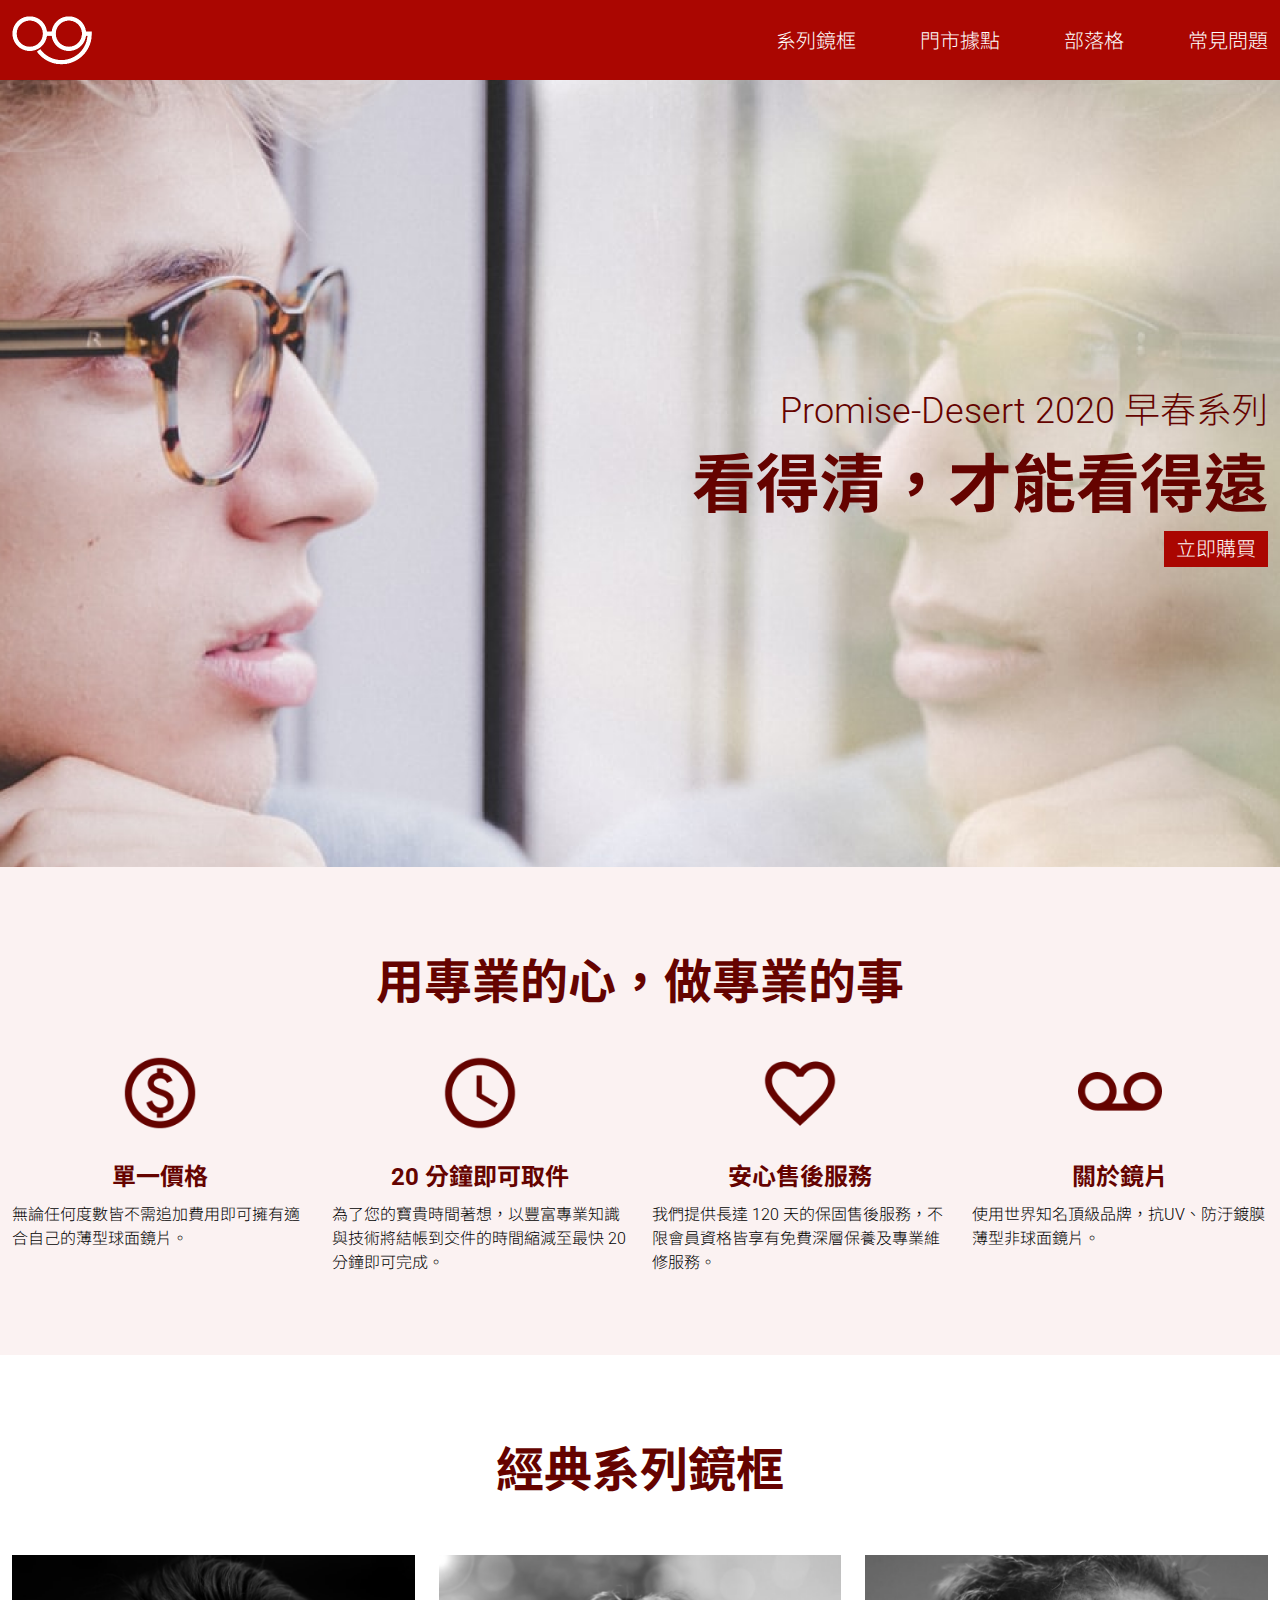
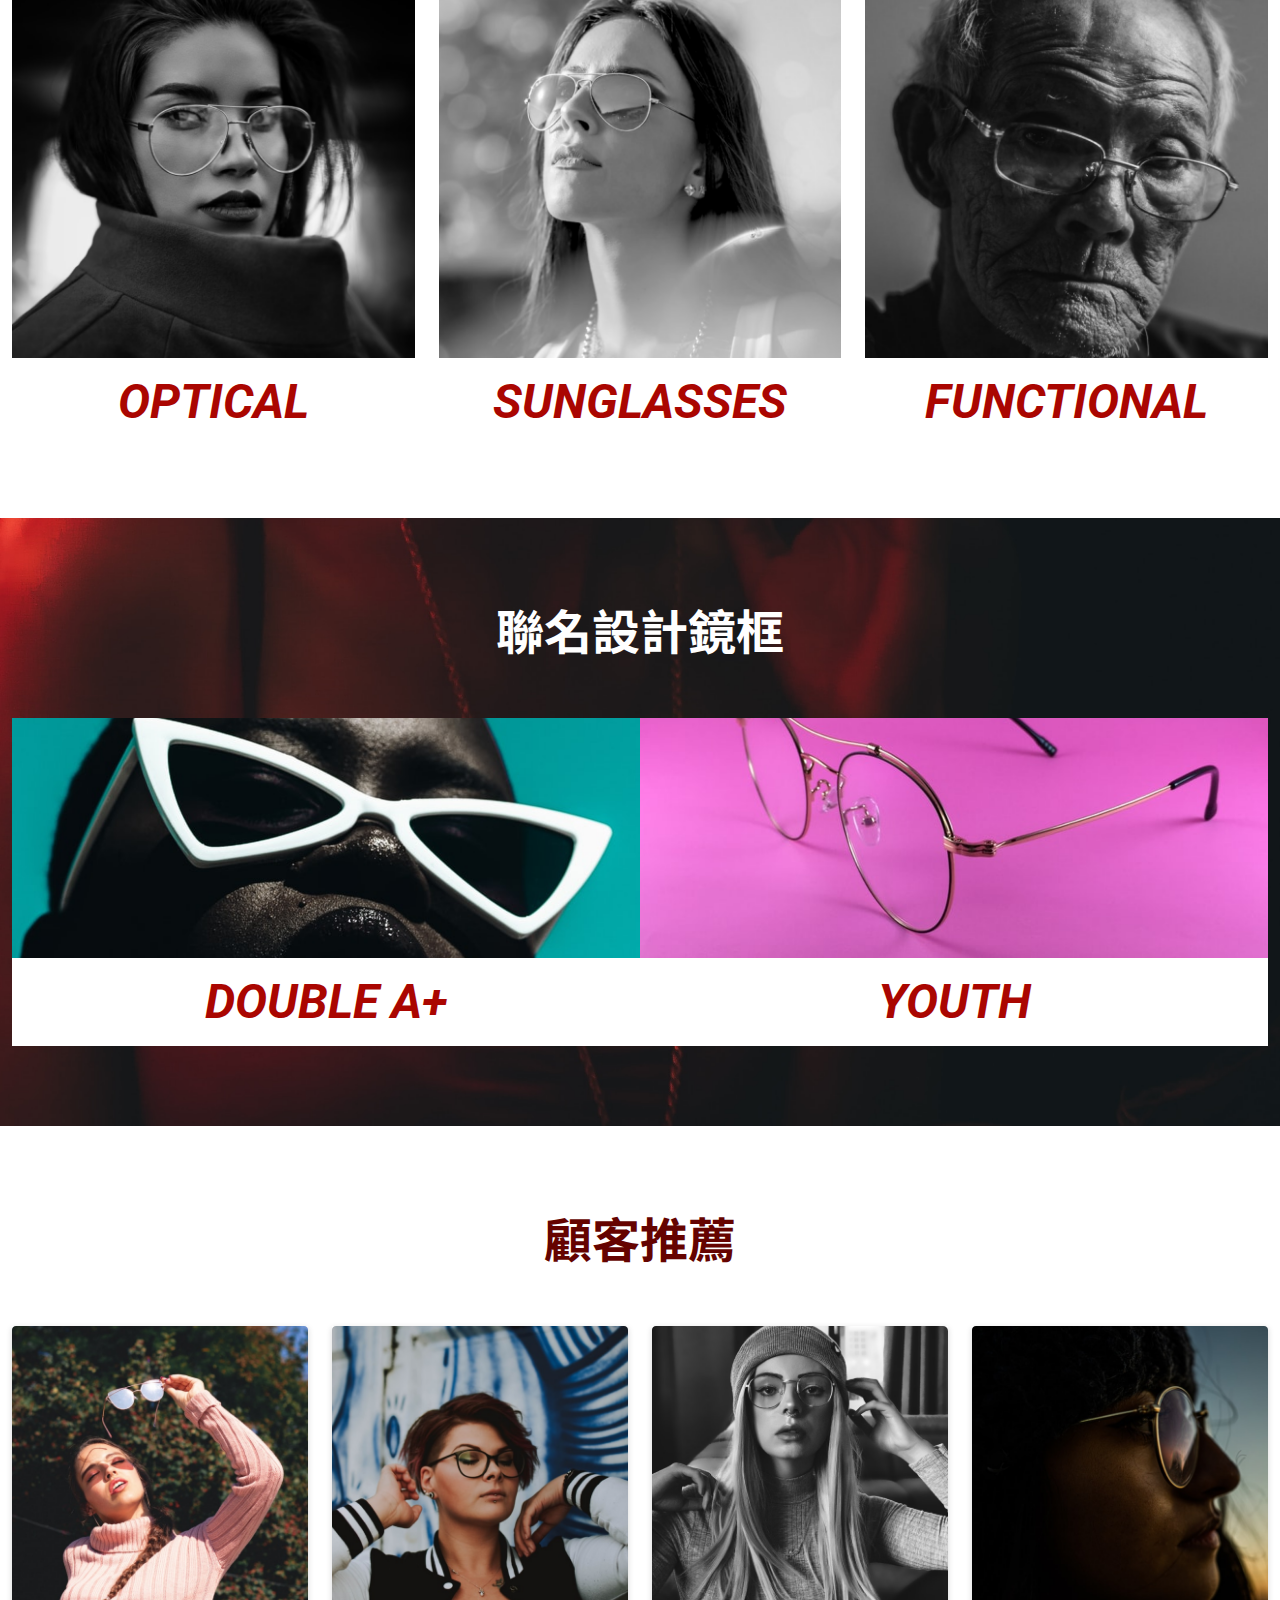
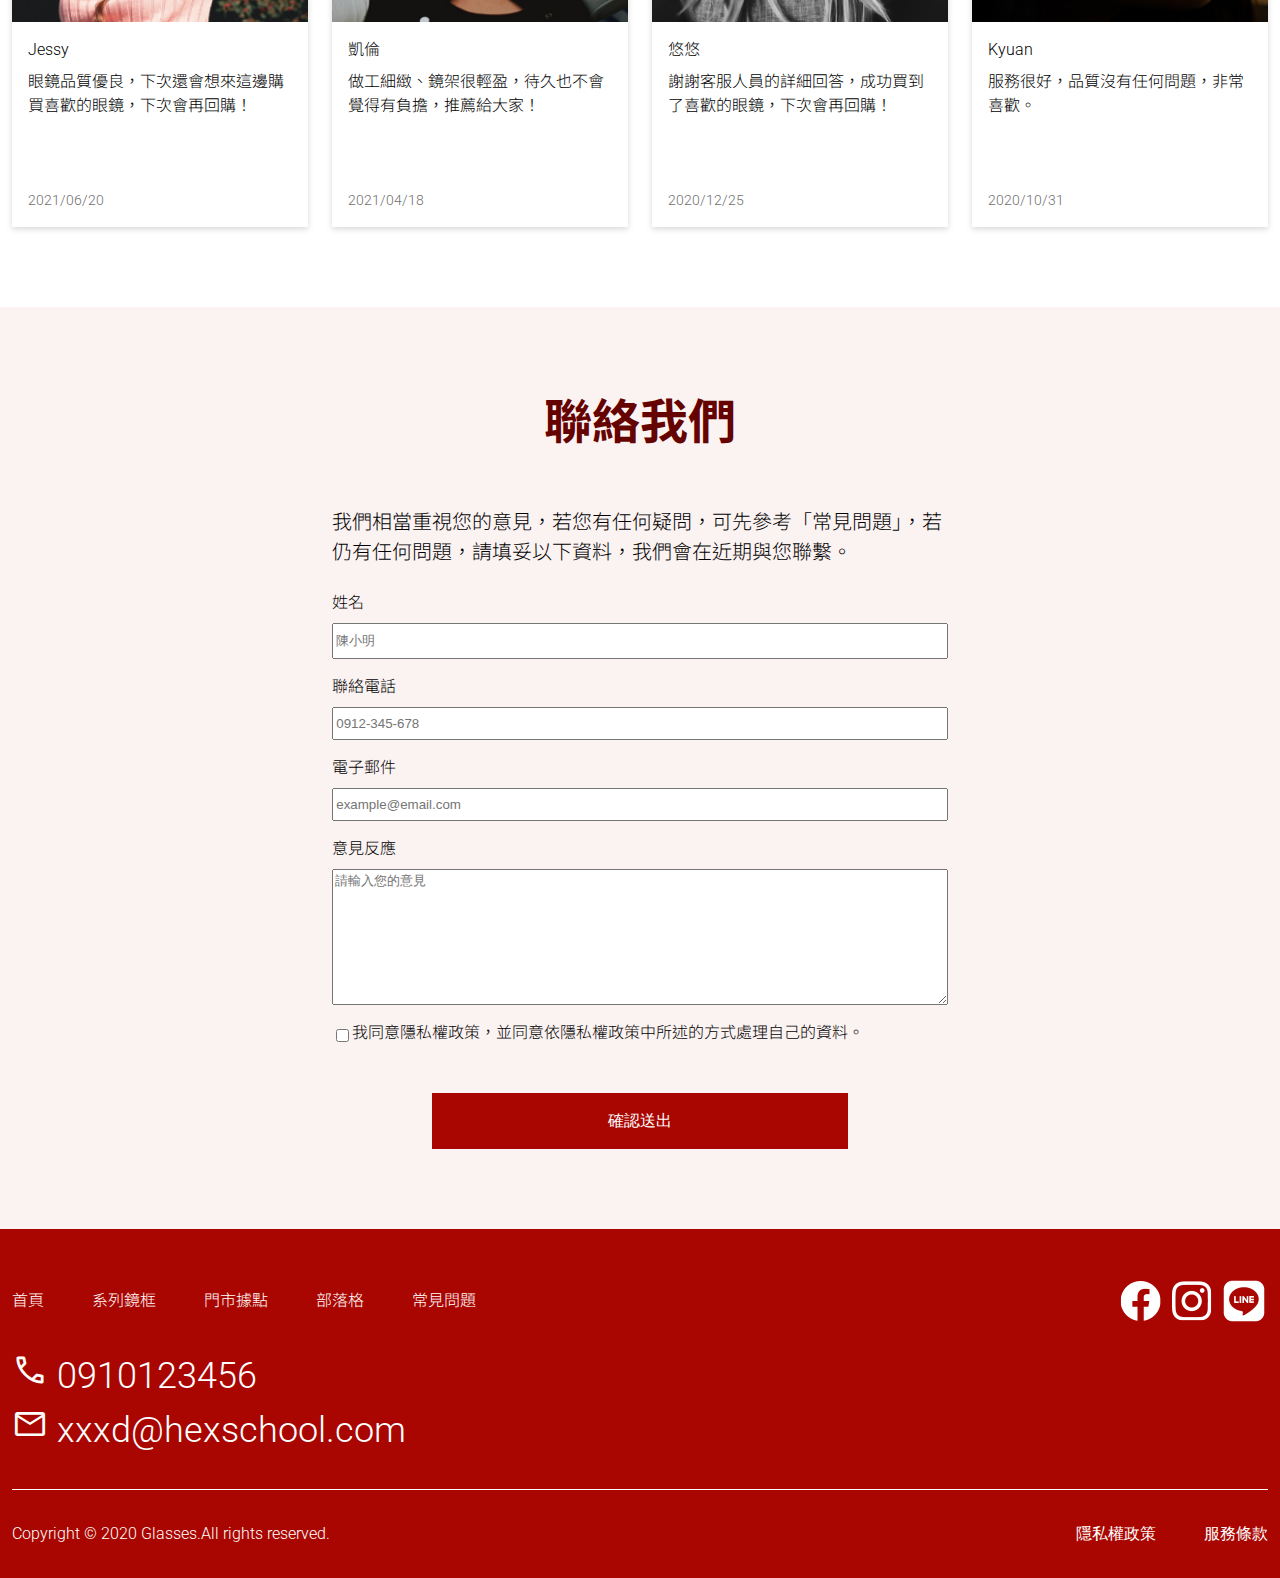
<file: index.html>
<!DOCTYPE html>
<html lang="en">

<head>
  <meta charset="UTF-8">
  <meta name="viewport" content="width=device-width, initial-scale=1.0">
  <meta http-equiv="X-UA-Compatible" content="ie=edge">
  <title>HomePage</title>
  <link href="./assets/style/index.css" rel="stylesheet" type="text/css">
    <link href="https://fonts.googleapis.com/css2?family=Noto+Sans+TC:wght@100;300;500;700&family=Roboto:wght@100;300;500;700&display=swap" rel="stylesheet">
    <link rel="stylesheet" href="https://fonts.googleapis.com/css2?family=Material+Symbols+Outlined:opsz,wght,FILL,GRAD@48,400,0,0" />
    <link rel="stylesheet" href="https://fonts.googleapis.com/css2?family=Material+Symbols+Outlined:opsz,wght,FILL,GRAD@48,400,0,0" />
    <link href='https://cdnjs.cloudflare.com/ajax/libs/font-awesome/5.15.1/css/all.min.css' rel="stylesheet" />
    <script type="text/javascript">
        window.onload = () =>{     
            var icon = document.getElementsByClassName('ham-icon')[0]
            var menu = document.getElementsByClassName('dropdown')[0]
            icon.onclick = (e)=>{
                e.preventDefault()
                console.log("@")
                menu.classList.toggle('active')
            }  
        }
    </script>
</head>

<body>
  <header>
    <div class="background">
        <div class="container header">
            <div class="logo">
                <a href="#">眼鏡公司</a>
            </div>
            <ul class="navbar h5">
                <li><a href="#series">系列鏡框</a></li>
                <li><a href="#location">門市據點</a></li>
                <li><a href="#blog">部落格</a></li>
                <li><a href="#issue">常見問題</a></li>
            </ul>
            <div class="toggle-dropdown">
                <a href="#" class="ham-icon">
                    <i class="fas fa-bars fa-2x"></i>
                  </a>
                  <ul class="dropdown h5">
                    <li><a href="#">系列鏡框</a></li>
                    <li><a href="#">門市據點</a></li>
                    <li><a href="#">部落格</a></li>
                    <li><a href="#">常見問題</a></li>
                  </ul>
            </div>
        </div>
    </div>
  </header>

       <div class="brand-banner">
        <div class="container intro">
            <h2 class="h3 main-title-color">Promise-Desert 2020 早春系列</h2>
            <h1 class="h1 main-title-color">看得清，才能看得遠</h1>
            <a href="#"><span class="h5">立即購買</span></a>
        </div>
    </div>
    <div class="background2">
        <div class="container service">
                <h2 class="h2 main-title-color title">用專業的心，做專業的事</h2>
            <ul class="item-category">
            <li class="item">
                <img src="./assets/images/home-section2-1.png" alt="service-1">
                <h4 class="h4 main-title-color ">單一價格</h4>
                <p class="h6">無論任何度數皆不需追加費用即可擁有適合自己的薄型球面鏡片。</p>
            </li>
            <li class="item">
                <img src="./assets/images/home-section2-2.png" alt="service-2">
                <h4 class="h4 main-title-color">20 分鐘即可取件</h4>
                <p class="h6">為了您的寶貴時間著想，以豐富專業知識與技術將結帳到交件的時間縮減至最快 20 分鐘即可完成。</p>
            </li>
            <li class="item">
                <img src="./assets/images/home-section2-3.png" alt="service-3">
                <h4 class="h4 main-title-color">安心售後服務</h4>
                <p class="h6">我們提供長達 120 天的保固售後服務，不限會員資格皆享有免費深層保養及專業維修服務。</p>
            </li>
            <li class="item">
                <img src="./assets/images/home-sectioin2-4.png" alt="service-4">
                <h4 class="h4 main-title-color">關於鏡片</h4>
                <p class="h6">使用世界知名頂級品牌，抗UV、防汙鍍膜薄型非球面鏡片。</p>
            </li>
            </ul>
        </div>
    </div>
    <div class="series-section">
        <div class="container">
                <h2 class="h2 main-title-color title">經典系列鏡框</h2>
            <ul class="series">
                <li class="series-item">
                    <img src="./assets/images/home-section3-1.png" alt="brand-category-1">
                    <h2 class="h2 sub-title-color italic">OPTICAL</h2>
                </li>
                <li class="series-item">
                    <img src="./assets/images/home-section3-2.png" alt="brand-category-2">
                    <h2 class="h2 sub-title-color italic">SUNGLASSES</h2>
                </li>
                <li class="series-item">
                    <img src="./assets/images/home-section3-3.png" alt="brand-category-3">
                    <h2 class="h2 sub-title-color italic">FUNCTIONAL</h2>
                </li>
            </ul>
        </div>
    </div>
    <div class="design">
        <div class="container design-brand">
                <h2 class="h2 title">聯名設計鏡框</h2>
            <ul class="design-area">
                <li class="design-item">
                    <div class="series-product-1"></div>
                    <p class="text h2 sub-title-color italic">DOUBLE A+</p>
                </li>
                <li class="design-item">
                    <div class="series-product-2"></div>
                    <p class="text h2 sub-title-color italic">YOUTH</p>
                </li>
            </ul>
            </div>
        </div>
    </div>
    <div class="feedback-section">
        <div class="container">
                <h2 class="h2 main-title-color title">顧客推薦</h2>
            <div class="feedback h6">
                <div class="feedback-item">
                    <img src="./assets/images/home-section5-1.png" alt="">
                    <div class="text-area">
                        
                            <h6 >Jessy</h6>
                            <p >眼鏡品質優良，下次還會想來這邊購買喜歡的眼鏡，下次會再回購！</p>
                        
                        <div class="date"><time>2021/06/20</time></div>
                    </div>
                </div> 
                <div class="feedback-item">
                    <img src="./assets/images/home-section5-2.png" alt="">
                    <div class="text-area">
                        
                        <h6 >凱倫</h6>
                            <p >做工細緻、鏡架很輕盈，待久也不會覺得有負擔，推薦給大家！</p>
                        
                        <div class="date"><time>2021/04/18</time></div>
                    </div>
                </div> 
                <div class="feedback-item">
                    <img src="./assets/images/home-section5-3.png" alt="">
                    <div class="text-area">
                        
                        <h6>悠悠</h6>
                            <p >謝謝客服人員的詳細回答，成功買到了喜歡的眼鏡，下次會再回購！</p>
                        
                        <div class="date"><time>2020/12/25</time></div>
                    </div>
                </div> 
                <div class="feedback-item">
                    <img src="./assets/images/home-section5-4.png" alt="">
                    <div class="text-area">
                        
                        <h6>Kyuan</h6>
                            <p >服務很好，品質沒有任何問題，非常喜歡。</p>
                        
                        <div class="date"><time>2020/10/31</time></div>
                    </div>
                </div> 
            </div>
        </div>
    </div>
    <div class="background2">
        <div class="container contact-us flex-center-center">
            <div class="content">
                <h2 class="h2 main-title-color title">聯絡我們</h2>
            <p class="h5">我們相當重視您的意見，若您有任何疑問，可先參考「常見問題」，若仍有任何問題，請填妥以下資料，我們會在近期與您聯繫。</p>
            <div class="form-control h6">
                <label for="name" >姓名</label>
                <input id="name" type="text" placeholder="陳小明">
                <label for="tel" >聯絡電話</label>
                <input id="tel" type="text" placeholder="0912-345-678">
                <label for="email" >電子郵件</label>
                <input id="email" type="text" placeholder="example@email.com">
                <label for="opinon">意見反應</label>
                <textarea id="opinon" placeholder="請輸入您的意見"></textarea>
                <!-- //todo : 檢查checkbox 與 字對不齊的問題  -->
                <div class="checked-box">
                    <input type="checkbox" />
                    我同意隱私權政策，並同意依隱私權政策中所述的方式處理自己的資料。
                </div>
                 <button>確認送出</button>
            </div>
            </div>
        </div>
    </div>



  <footer>
    <div class="background">
        <div class="container footer">
            <div class="layout">
                <div class="title">
                <ul class="h6">
                    <li><a href="#page">首頁</a></li>
                    <li><a href="#series">系列鏡框</a></li>
                    <li><a href="#location">門市據點</a></li>
                    <li><a href="#blog">部落格</a></li>
                    <li><a href="#issue">常見問題</a></li>
                </ul>
                <div class="icon">
                    <a href="social-fb"><img src="./assets/images/ic-social-fb.png" alt=""></a>
                    <a href="social-ig"><img src="./assets/images/ic_social_ig.png" alt=""></a>
                    <a href="social-line"><img src="./assets/images/ic_social_line.png" alt=""></a>
                </div>
            </div>
            <div class="contact">
                <ul class="h3">
                    <li >
                        <span class="material-symbols-outlined icon-size">
                            call
                        </span>
                        <a href="tel:+886-910123456">0910123456</a></li>
                    <li >
                        <span class="material-symbols-outlined icon-size">
                            mail
                        </span>
                        <a href="mailto:xxxd@hexschool.com">xxxd@hexschool.com</a>
                    </li>
                </ul>
            </div>
            </div>
            <div class="info">
                <h4 class="h6">Copyright © 2020 Glasses.All rights reserved.</h4>
                <ul>
                    <li>隱私權政策</li>
                    <li>服務條款</li>
                </ul>
            </div>
        </div>
    </div>
  </footer>
  <!-- <script src="./assets/js/vendors.js"></script>
  <script src="./assets/js/all.js"></script> -->
</body>

</html>
</file>
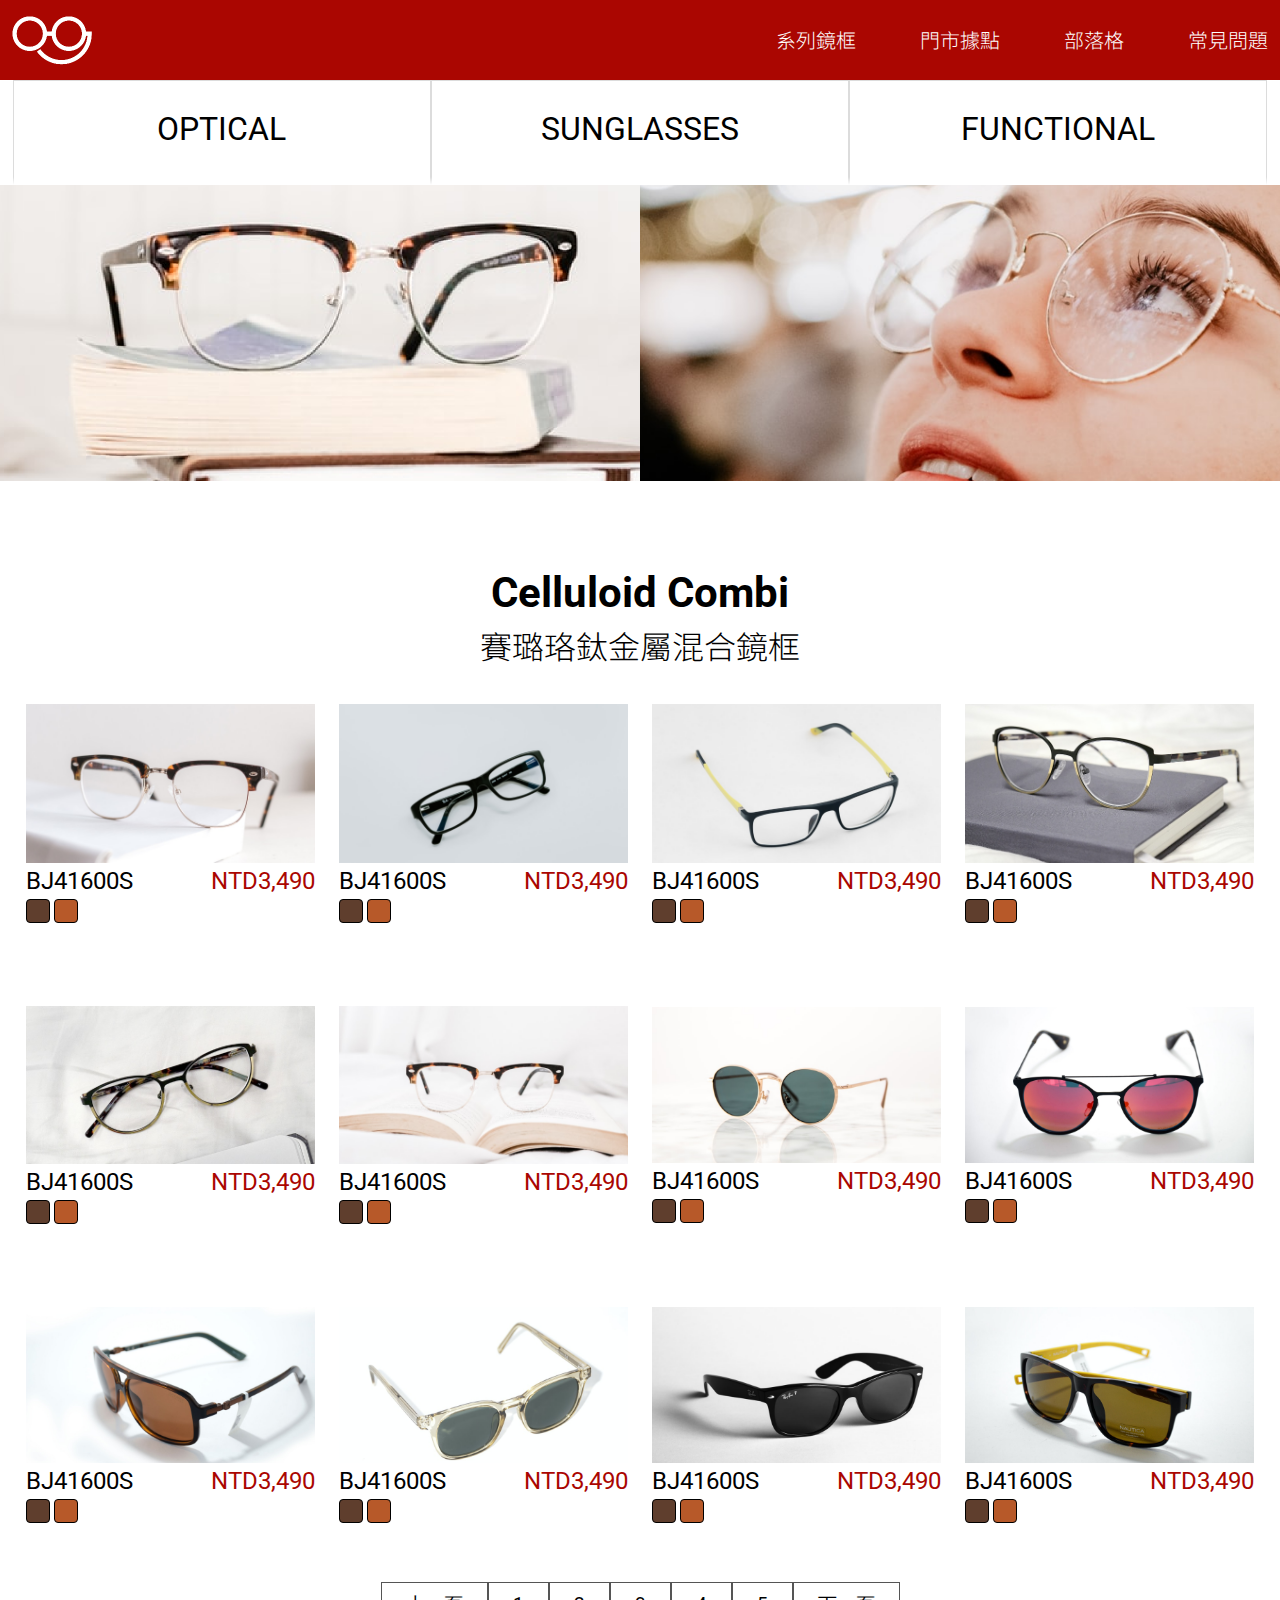
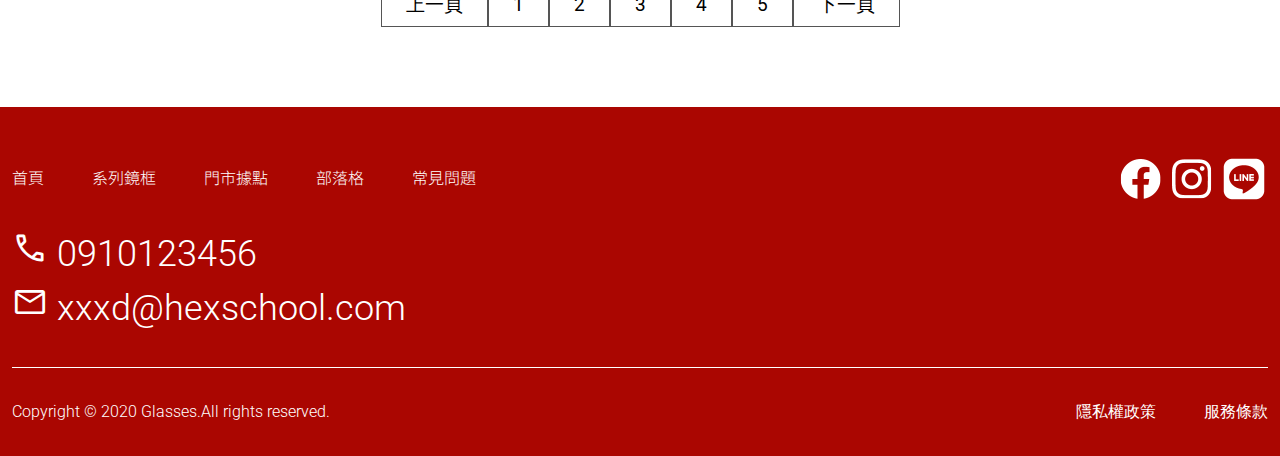
<file: product.html>
<!DOCTYPE html>
<html lang="en">

<head>
  <meta charset="UTF-8">
  <meta name="viewport" content="width=device-width, initial-scale=1.0">
  <meta http-equiv="X-UA-Compatible" content="ie=edge">
  <title>Product</title>
  <link href="./assets/style/index.css" rel="stylesheet" type="text/css">
    <link href="https://fonts.googleapis.com/css2?family=Noto+Sans+TC:wght@100;300;500;700&family=Roboto:wght@100;300;500;700&display=swap" rel="stylesheet">
    <link rel="stylesheet" href="https://fonts.googleapis.com/css2?family=Material+Symbols+Outlined:opsz,wght,FILL,GRAD@48,400,0,0" />
    <link rel="stylesheet" href="https://fonts.googleapis.com/css2?family=Material+Symbols+Outlined:opsz,wght,FILL,GRAD@48,400,0,0" />
    <link href='https://cdnjs.cloudflare.com/ajax/libs/font-awesome/5.15.1/css/all.min.css' rel="stylesheet" />
    <script type="text/javascript">
        window.onload = () =>{     
            var icon = document.getElementsByClassName('ham-icon')[0]
            var menu = document.getElementsByClassName('dropdown')[0]
            icon.onclick = (e)=>{
                e.preventDefault()
                console.log("@")
                menu.classList.toggle('active')
            }  
        }
    </script>
</head>

<body>
  <header>
    <div class="background">
        <div class="container header">
            <div class="logo">
                <a href="#">眼鏡公司</a>
            </div>
            <ul class="navbar h5">
                <li><a href="#series">系列鏡框</a></li>
                <li><a href="#location">門市據點</a></li>
                <li><a href="#blog">部落格</a></li>
                <li><a href="#issue">常見問題</a></li>
            </ul>
            <div class="toggle-dropdown">
                <a href="#" class="ham-icon">
                    <i class="fas fa-bars fa-2x"></i>
                  </a>
                  <ul class="dropdown h5">
                    <li><a href="#">系列鏡框</a></li>
                    <li><a href="#">門市據點</a></li>
                    <li><a href="#">部落格</a></li>
                    <li><a href="#">常見問題</a></li>
                  </ul>
            </div>
        </div>
    </div>
  </header>

  
    <div class="nav">
        <div class="container product-tab">
            <div class="tab-item"><a href="#">OPTICAL</a></div>
            <div class="tab-item"><a href="#">SUNGLASSES</a></div>
            <div class="tab-item"><a href="#">FUNCTIONAL</a></div>
        </div>
    </div>
    <div class="example">
        <div class="logo-1"></div>
        <div class="logo-2"></div>
    </div>
    <div class="display-product">
        <div class="title">
            <h1 class="h1">Celluloid Combi</h1>
            <h2 class="h2">賽璐珞鈦金屬混合鏡框</h2>
        </div>
        <ul class="container display-area">
            <li class="display-item">
                <img src="./assets/images/product-1.png" alt="product">
                <div class="detail">
                    <h3 class="product-number">BJ41600S</h3>
                    <p class="product-price">NTD3,490</p>
                </div>
                <div class="color-pick">
                    <div class="color-1"></div>
                    <div class="color-2"></div>
                </div>
            </li>
            <li class="display-item">
                <img src="./assets/images/product-2.png" alt="product">
                <div class="detail">
                    <h3 class="product-number">BJ41600S</h3>
                    <p class="product-price">NTD3,490</p>
                </div>
                <div class="color-pick">
                    <div class="color-1"></div>
                    <div class="color-2"></div>
                </div>
            </li>
            <li class="display-item">
                <img src="./assets/images/product-3.png" alt="product">
                <div class="detail">
                    <h3 class="product-number">BJ41600S</h3>
                    <p class="product-price">NTD3,490</p>
                </div>
                <div class="color-pick">
                    <div class="color-1"></div>
                    <div class="color-2"></div>
                </div>
            </li>
            <li class="display-item">
                <img src="./assets/images/product-4.png" alt="product">
                <div class="detail">
                    <h3 class="product-number">BJ41600S</h3>
                    <p class="product-price">NTD3,490</p>
                </div>
                <div class="color-pick">
                    <div class="color-1"></div>
                    <div class="color-2"></div>
                </div>
            </li>
            <li class="display-item">
                <img src="./assets/images/product-5.png" alt="product">
                <div class="detail">
                    <h3 class="product-number">BJ41600S</h3>
                    <p class="product-price">NTD3,490</p>
                </div>
                <div class="color-pick">
                    <div class="color-1"></div>
                    <div class="color-2"></div>
                </div>
            </li>
            <li class="display-item">
                <img src="./assets/images/product-6.png" alt="product">
                <div class="detail">
                    <h3 class="product-number">BJ41600S</h3>
                    <p class="product-price">NTD3,490</p>
                </div>
                <div class="color-pick">
                    <div class="color-1"></div>
                    <div class="color-2"></div>
                </div>
            </li>
            <li class="display-item">
                <img src="./assets/images/product-7.png" alt="product">
                <div class="detail">
                    <h3 class="product-number">BJ41600S</h3>
                    <p class="product-price">NTD3,490</p>
                </div>
                <div class="color-pick">
                    <div class="color-1"></div>
                    <div class="color-2"></div>
                </div>
            </li>
            <li class="display-item">
                <img src="./assets/images/product-8.png" alt="product">
                <div class="detail">
                    <h3 class="product-number">BJ41600S</h3>
                    <p class="product-price">NTD3,490</p>
                </div>
                <div class="color-pick">
                    <div class="color-1"></div>
                    <div class="color-2"></div>
                </div>
            </li>
            <li class="display-item">
                <img src="./assets/images/product-9.png" alt="product">
                <div class="detail">
                    <h3 class="product-number">BJ41600S</h3>
                    <p class="product-price">NTD3,490</p>
                </div>
                <div class="color-pick">
                    <div class="color-1"></div>
                    <div class="color-2"></div>
                </div>
            </li>
            <li class="display-item">
                <img src="./assets/images/product-10.png" alt="product">
                <div class="detail">
                    <h3 class="product-number">BJ41600S</h3>
                    <p class="product-price">NTD3,490</p>
                </div>
                <div class="color-pick">
                    <div class="color-1"></div>
                    <div class="color-2"></div>
                </div>
            </li>
            <li class="display-item">
                <img src="./assets/images/product-11.png" alt="product">
                <div class="detail">
                    <div class="product-number">BJ41600S</div>
                    <div class="product-price">NTD3,490</div>
                </div>
                <div class="color-pick">
                    <div class="color-1"></div>
                    <div class="color-2"></div>
                </div>
            </li>
            <li class="display-item">
                <img src="./assets/images/product-12.png" alt="product">
                <div class="detail">
                    <h3 class="product-number">BJ41600S</h3>
                    <p class="product-price">NTD3,490</p>
                </div>
                <div class="color-pick">
                    <div class="color-1"></div>
                    <div class="color-2"></div>
                </div>
            </li>
        </ul>
        <div class="container pagination">
            <ul>
                <li><a href="#">上一頁</a></li>
                <li><a href="#">1</a></li>
                <li><a href="#">2</a></li>
                <li><a href="#">3</a></li>
                <li><a href="#">4</a></li>
                <li><a href="#">5</a></li>
                <li><a href="#">下一頁</a></li>
            </ul>
        </div>
    </div>
    

  <footer>
    <div class="background">
        <div class="container footer">
            <div class="layout">
                <div class="title">
                <ul class="h6">
                    <li><a href="#page">首頁</a></li>
                    <li><a href="#series">系列鏡框</a></li>
                    <li><a href="#location">門市據點</a></li>
                    <li><a href="#blog">部落格</a></li>
                    <li><a href="#issue">常見問題</a></li>
                </ul>
                <div class="icon">
                    <a href="social-fb"><img src="./assets/images/ic-social-fb.png" alt=""></a>
                    <a href="social-ig"><img src="./assets/images/ic_social_ig.png" alt=""></a>
                    <a href="social-line"><img src="./assets/images/ic_social_line.png" alt=""></a>
                </div>
            </div>
            <div class="contact">
                <ul class="h3">
                    <li >
                        <span class="material-symbols-outlined icon-size">
                            call
                        </span>
                        <a href="tel:+886-910123456">0910123456</a></li>
                    <li >
                        <span class="material-symbols-outlined icon-size">
                            mail
                        </span>
                        <a href="mailto:xxxd@hexschool.com">xxxd@hexschool.com</a>
                    </li>
                </ul>
            </div>
            </div>
            <div class="info">
                <h4 class="h6">Copyright © 2020 Glasses.All rights reserved.</h4>
                <ul>
                    <li>隱私權政策</li>
                    <li>服務條款</li>
                </ul>
            </div>
        </div>
    </div>
  </footer>
  <!-- <script src="./assets/js/vendors.js"></script>
  <script src="./assets/js/all.js"></script> -->
</body>

</html>
</file>
<file: assets/style/index.css>
html, body, div, span, applet, object, iframe,
h1, h2, h3, h4, h5, h6, p, blockquote, pre,
a, abbr, acronym, address, big, cite, code,
del, dfn, em, img, ins, kbd, q, s, samp,
small, strike, strong, sub, sup, tt, var,
b, u, i, center,
dl, dt, dd, ol, ul, li,
fieldset, form, label, legend,
table, caption, tbody, tfoot, thead, tr, th, td,
article, aside, canvas, details, embed,
figure, figcaption, footer, header, hgroup,
menu, nav, output, ruby, section, summary,
time, mark, audio, video {
  margin: 0;
  padding: 0;
  border: 0;
  font-size: 100%;
  font: inherit;
  vertical-align: baseline; }

/* HTML5 display-role reset for older browsers */
article, aside, details, figcaption, figure,
footer, header, hgroup, menu, nav, section {
  display: block; }

body {
  line-height: 1; }

ol, ul {
  list-style: none; }

blockquote, q {
  quotes: none; }

blockquote:before, blockquote:after,
q:before, q:after {
  content: '';
  content: none; }

table {
  border-collapse: collapse;
  border-spacing: 0; }

*, *::before, *::after {
  -webkit-box-sizing: border-box;
          box-sizing: border-box; }

body {
  font-family: -apple-system, BlinkMacSystemFont, "Segoe UI", "Microsoft JhengHei", Roboto, "Helvetica Neue", Arial, sans-serif; }

img {
  max-width: 100%;
  height: auto;
  vertical-align: middle; }

a {
  text-decoration: none; }

.h1 {
  font-size: 64px;
  line-height: 96px;
  font-weight: bold;
  font-family: 'Roboto', 'Noto Sans TC'; }

.h2 {
  font-size: 48px;
  line-height: 72px;
  font-family: 'Roboto', 'Noto Sans TC';
  font-weight: bold; }

.h3 {
  font-size: 36px;
  line-height: 54px;
  font-family: 'Roboto', 'Noto Sans TC';
  font-weight: 300; }

.h4 {
  font-size: 24px;
  line-height: 36px;
  font-family: 'Roboto', 'Noto Sans TC';
  font-weight: bold; }

.h5 {
  font-size: 20px;
  line-height: 30px;
  font-family: 'Roboto', 'Noto Sans TC';
  font-weight: 300; }

.h6 {
  font-size: 16px;
  line-height: 24px;
  font-family: 'Roboto', 'Noto Sans TC';
  font-weight: 300; }

.hr-line {
  border-top: 1px solid #000; }

.ml {
  margin-left: 10px; }

.mr {
  margin-right: 6px; }

.mt4 {
  margin-top: 4px; }

.mt8 {
  margin-top: 8px; }

.mt12 {
  margin-top: 12px; }

.mt15 {
  margin-top: 15px; }

.mt20 {
  margin-top: 20px; }

.mt28 {
  margin-top: 28px; }

.mt68 {
  margin-top: 68px; }

.mt144 {
  margin-top: 144px; }

.mt-2 {
  margin-top: 16px; }

.mt-5 {
  margin-top: 40px; }

.mt-6 {
  margin-top: 48px; }

.mt-7 {
  margin-top: 56px; }

.ml-0 {
  margin-left: 8px; }

.ml-3 {
  margin-left: 24px; }

.mb-3 {
  margin-bottom: 24px; }

.mb-4 {
  margin-bottom: 32px; }

.mb-5 {
  margin-bottom: 40px; }

.mb-7 {
  margin-bottom: 56px; }

.mb-9 {
  margin-bottom: 72px; }

.mb-10 {
  margin-bottom: 80px; }

.pt-1 {
  padding-top: 8px; }

.pt-3 {
  padding-top: 24px; }

.pt-10 {
  padding-top: 80px; }

.pb-4 {
  padding-bottom: 32px; }

.pb-5 {
  padding-bottom: 40px; }

.pb-6 {
  padding-bottom: 48px; }

.flex-center-center {
  display: -webkit-box;
  display: -ms-flexbox;
  display: flex;
  -webkit-box-pack: center;
      -ms-flex-pack: center;
          justify-content: center;
  -webkit-box-align: center;
      -ms-flex-align: center;
          align-items: center; }

.background {
  background-color: #AA0601;
  display: -webkit-box;
  display: -ms-flexbox;
  display: flex;
  -webkit-box-pack: center;
      -ms-flex-pack: center;
          justify-content: center;
  -webkit-box-align: center;
      -ms-flex-align: center;
          align-items: center; }

.background2 {
  background-color: #FBF2F2;
  display: -webkit-box;
  display: -ms-flexbox;
  display: flex;
  -webkit-box-pack: center;
      -ms-flex-pack: center;
          justify-content: center;
  -webkit-box-align: center;
      -ms-flex-align: center;
          align-items: center; }

.container {
  max-width: 1320px;
  padding-left: 12px;
  padding-right: 12px; }

.header {
  width: 100%;
  padding-top: 16px;
  padding-bottom: 15px;
  display: -webkit-box;
  display: -ms-flexbox;
  display: flex;
  -webkit-box-pack: justify;
      -ms-flex-pack: justify;
          justify-content: space-between;
  color: #fff; }
  .header .navbar {
    display: -webkit-box;
    display: -ms-flexbox;
    display: flex;
    -webkit-box-align: center;
        -ms-flex-align: center;
            align-items: center; }
    .header .navbar li:not(:first-child) {
      margin-left: 64px; }
  .header .logo {
    background-image: url("../images/logo-new@2x.png");
    background-position: center center;
    background-repeat: no-repeat;
    background-size: cover;
    width: 80px;
    height: 49px; }
    .header .logo a {
      padding-top: 15px;
      padding-bottom: 15px;
      display: block;
      text-indent: 101%;
      white-space: nowrap;
      overflow: hidden; }
  .header a {
    color: white; }
  .header a:hover {
    color: #f24; }
  .header .toggle-dropdown {
    display: none; }

.footer {
  color: white;
  width: 100%; }
  .footer .title {
    display: -webkit-box;
    display: -ms-flexbox;
    display: flex;
    -webkit-box-align: center;
        -ms-flex-align: center;
            align-items: center;
    -webkit-box-pack: justify;
        -ms-flex-pack: justify;
            justify-content: space-between;
    padding-top: 48px; }
    .footer .title ul {
      display: -webkit-box;
      display: -ms-flexbox;
      display: flex; }
    .footer .title ul li:not(:first-child) {
      margin-left: 48px; }
    .footer .title img {
      width: 48px;
      height: 48px; }
      .footer .title img:hover {
        background-color: #f24; }
    .footer .title img:not(:first-child) {
      margin-left: 32px; }
  .footer .contact {
    padding-top: 24px;
    padding-bottom: 32px; }
  .footer .layout {
    border-bottom: 1px solid #fff; }
  .footer .info {
    display: -webkit-box;
    display: -ms-flexbox;
    display: flex;
    -webkit-box-pack: justify;
        -ms-flex-pack: justify;
            justify-content: space-between;
    -webkit-box-align: center;
        -ms-flex-align: center;
            align-items: center;
    padding-top: 32px;
    padding-bottom: 32px; }
    .footer .info ul {
      display: -webkit-box;
      display: -ms-flexbox;
      display: flex; }
    .footer .info ul li:not(:first-child) {
      margin-left: 48px; }
  .footer a {
    color: white; }
  .footer a:hover {
    color: #f24; }

@media (max-width: 992px) {
  .container {
    max-width: 720px; }
  .footer .title img:not(:first-child) {
    margin-left: 16px; }
  .footer .title img {
    width: 24px;
    height: 24px; } }

@media (max-width: 768px) {
  .icon-size {
    font-size: 18px !important; }
  .container {
    max-width: 372px; }
  .header {
    padding-top: 0px;
    padding-bottom: 0px;
    display: -webkit-box;
    display: -ms-flexbox;
    display: flex;
    -webkit-box-align: center;
        -ms-flex-align: center;
            align-items: center;
    position: relative; }
    .header .logo {
      margin-bottom: 15px;
      margin-top: 16px; }
    .header .navbar {
      display: none; }
      .header .navbar li:not(:first-child) {
        margin-left: 0px; }
    .header .toggle-dropdown {
      display: block;
      position: relative;
      width: 70%;
      text-align: right; }
  .footer .title {
    padding-top: 24px; }
    .footer .title ul {
      display: none; }
  .footer .h3 {
    font-size: 16px;
    line-height: 24px; }
  .footer .info {
    display: block;
    width: 100%; }
    .footer .info ul {
      display: block; }
    .footer .info ul li:not(:first-child) {
      margin-left: 0px; }
  .footer .layout {
    width: 100%;
    display: -webkit-box;
    display: -ms-flexbox;
    display: flex;
    -webkit-box-orient: horizontal;
    -webkit-box-direction: reverse;
        -ms-flex-direction: row-reverse;
            flex-direction: row-reverse;
    -webkit-box-pack: justify;
        -ms-flex-pack: justify;
            justify-content: space-between;
    -webkit-box-align: start;
        -ms-flex-align: start;
            align-items: flex-start; } }

.brand-banner {
  background-image: url("../../assets/images/home-header.png");
  height: 787px;
  background-repeat: no-repeat;
  background-position: center center;
  background-size: cover;
  display: -webkit-box;
  display: -ms-flexbox;
  display: flex;
  -webkit-box-pack: center;
      -ms-flex-pack: center;
          justify-content: center;
  -webkit-box-align: center;
      -ms-flex-align: center;
          align-items: center; }

.main-title-color {
  color: #650300; }

.sub-title-color {
  color: #AA0601; }

.intro {
  width: 100%;
  text-align: right; }
  .intro span {
    color: #fff;
    background-color: #AA0601;
    padding: 6px 12px; }

.title {
  text-align: center; }

.italic {
  font-style: italic; }

.service {
  width: 100%;
  padding-bottom: 80px; }
  .service img {
    height: 84px;
    width: 84px; }
  .service .title {
    padding-bottom: 32px;
    padding-top: 80px; }
  .service .item-category {
    display: -webkit-box;
    display: -ms-flexbox;
    display: flex;
    -webkit-box-pack: justify;
        -ms-flex-pack: justify;
            justify-content: space-between;
    -webkit-box-align: stretch;
        -ms-flex-align: stretch;
            align-items: stretch;
    gap: 24px; }
  .service .item {
    width: 25%;
    display: -webkit-box;
    display: -ms-flexbox;
    display: flex;
    -webkit-box-orient: vertical;
    -webkit-box-direction: normal;
        -ms-flex-direction: column;
            flex-direction: column;
    -webkit-box-align: center;
        -ms-flex-align: center;
            align-items: center; }
  .service .h4 {
    padding-top: 24px; }
  .service .h6 {
    padding-top: 8px; }

.series-section {
  display: -webkit-box;
  display: -ms-flexbox;
  display: flex;
  -webkit-box-pack: center;
      -ms-flex-pack: center;
          justify-content: center;
  -webkit-box-align: center;
      -ms-flex-align: center;
          align-items: center; }
  .series-section .title {
    margin-bottom: 48px;
    margin-top: 80px; }

.series {
  width: 100%;
  display: -webkit-box;
  display: -ms-flexbox;
  display: flex;
  -webkit-box-pack: justify;
      -ms-flex-pack: justify;
          justify-content: space-between;
  -webkit-box-align: center;
      -ms-flex-align: center;
          align-items: center;
  gap: 24px;
  margin-bottom: 80px; }
  .series .series-item {
    width: 32.5%;
    text-align: center; }
  .series .h2 {
    margin-top: 8px; }

.design {
  background-image: url("../../assets/images/index-bg.png");
  background-repeat: no-repeat;
  background-position: center center;
  background-size: cover;
  display: -webkit-box;
  display: -ms-flexbox;
  display: flex;
  -webkit-box-pack: center;
      -ms-flex-pack: center;
          justify-content: center;
  -webkit-box-align: center;
      -ms-flex-align: center;
          align-items: center;
  height: 608px; }
  .design .design-brand {
    width: 100%; }
    .design .design-brand .title {
      padding-bottom: 48px; }
  .design .design-area {
    display: -webkit-box;
    display: -ms-flexbox;
    display: flex;
    -webkit-box-pack: center;
        -ms-flex-pack: center;
            justify-content: center;
    -webkit-box-align: center;
        -ms-flex-align: center;
            align-items: center; }
  .design .design-item {
    width: 50%;
    background-color: #fff;
    text-align: center; }
    .design .design-item .text {
      padding-top: 8px;
      padding-bottom: 8px; }
  .design .series-product-1 {
    background-image: url("../../assets/images/home-section4-1.png");
    width: 100%;
    height: 240px;
    background-repeat: no-repeat;
    background-position: center center;
    background-size: cover; }
  .design .series-product-2 {
    background-image: url("../../assets/images/home-section4-2.png");
    width: 100%;
    height: 240px;
    background-repeat: no-repeat;
    background-position: center center;
    background-size: cover; }
  .design h2 {
    color: #fff; }

.feedback-section {
  display: -webkit-box;
  display: -ms-flexbox;
  display: flex;
  -webkit-box-pack: center;
      -ms-flex-pack: center;
          justify-content: center;
  -webkit-box-align: center;
      -ms-flex-align: center;
          align-items: center; }
  .feedback-section .title {
    margin-bottom: 48px;
    margin-top: 80px; }

.feedback {
  width: 100%;
  display: -webkit-box;
  display: -ms-flexbox;
  display: flex;
  -webkit-box-pack: justify;
      -ms-flex-pack: justify;
          justify-content: space-between;
  gap: 24px;
  margin-bottom: 80px; }
  .feedback .feedback-item {
    width: 24%;
    -webkit-box-shadow: 0px 2px 6px #00000029;
            box-shadow: 0px 2px 6px #00000029; }
  .feedback .text-area h6 {
    padding-right: 16px;
    padding-left: 16px;
    padding-top: 16px; }
  .feedback .text-area p {
    padding-right: 16px;
    padding-left: 16px;
    padding-top: 8px; }
  .feedback .text-area .date {
    padding-right: 16px;
    padding-left: 16px;
    padding-top: 72px;
    padding-bottom: 16px;
    font-size: 14px;
    line-height: 21px;
    color: #707070; }

.contact-us {
  width: 100%;
  padding-bottom: 80px; }
  .contact-us .content {
    width: 49%; }
  .contact-us .title {
    padding-bottom: 48px;
    padding-top: 80px; }
  .contact-us input {
    margin-top: 8px; }
  .contact-us input:not(:first-child) {
    height: 33px; }
  .contact-us #name {
    height: 36px; }
  .contact-us .form-control {
    display: -webkit-box;
    display: -ms-flexbox;
    display: flex;
    -webkit-box-orient: vertical;
    -webkit-box-direction: normal;
        -ms-flex-direction: column;
            flex-direction: column;
    margin-top: 24px; }
  .contact-us textarea {
    margin-top: 8px;
    height: 136px;
    color: #333; }
  .contact-us label:not(:first-child) {
    margin-top: 16px; }
  .contact-us .checked-box {
    margin-top: 16px;
    display: -webkit-box;
    display: -ms-flexbox;
    display: flex;
    -webkit-box-align: center;
        -ms-flex-align: center;
            align-items: center;
    height: 24px; }
  .contact-us button {
    color: #fff;
    font-size: 16px;
    line-height: 24px;
    margin-top: 48px;
    width: 416px;
    height: 56px;
    margin-right: auto;
    margin-left: auto;
    background-color: #AA0601;
    cursor: pointer;
    border: 0px solid #fff; }

@media (max-width: 992px) {
  .brand-banner {
    background-image: url("../../assets/images/home-header-sm.png"); }
  .service .item-category {
    -ms-flex-wrap: wrap;
        flex-wrap: wrap; }
  .service .item {
    width: 48%; }
  .series {
    -webkit-box-orient: vertical;
    -webkit-box-direction: normal;
        -ms-flex-direction: column;
            flex-direction: column; }
    .series .series-item {
      width: 48.3%; }
  .design {
    background-image: url("../../assets/images/index-bg-sm.png");
    height: 960px; }
    .design .design-area {
      -ms-flex-wrap: wrap;
          flex-wrap: wrap;
      gap: 24px; }
      .design .design-area .design-item {
        width: 100%; }
  .feedback {
    -ms-flex-wrap: wrap;
        flex-wrap: wrap; }
    .feedback .feedback-item {
      width: 48.2%; }
    .feedback img {
      width: 100%;
      height: 306px;
      -o-object-fit: cover;
         object-fit: cover; }
  .contact-us {
    padding-bottom: 40px; }
    .contact-us .content {
      width: 83%; }
    .contact-us button {
      width: 336px; }
    .contact-us .title {
      padding-bottom: 24px;
      padding-top: 40px; }
    .contact-us .h5 {
      font-size: 16px;
      line-height: 24px; }
    .contact-us .checked-box {
      -webkit-box-align: start;
          -ms-flex-align: start;
              align-items: flex-start; } }

@media (max-width: 768px) {
  .service {
    padding-bottom: 40px; }
    .service .title {
      padding-top: 40px; }
    .service .item-category {
      gap: 32px; }
    .service .item {
      width: 100%; }
    .service .h2 {
      font-size: 24px;
      line-height: 36px; }
  .series-section .title {
    margin-bottom: 24px;
    margin-top: 40px; }
  .series-section .h2 {
    font-size: 24px;
    line-height: 36px; }
  .series {
    margin-bottom: 40px; }
    .series .series-item {
      width: 100%; }
  .design {
    height: 820px; }
    .design .design-brand .title {
      padding-bottom: 24px; }
    .design .design-brand .h2 {
      font-size: 24px;
      line-height: 36px; }
    .design .series-product-1 {
      background-image: url("../../assets/images/home-section4-1-sm.png"); }
    .design .series-product-2 {
      background-image: url("../../assets/images/home-section4-2-sm.png"); }
  .feedback-section .title {
    margin-bottom: 24px;
    margin-top: 40px; }
    .feedback-section .title .h2 {
      font-size: 24px;
      line-height: 36px; }
  .feedback {
    margin-bottom: 40px; }
    .feedback .feedback-item {
      width: 100%; }
  .contact-us .content {
    width: 100%; }
  .contact-us button {
    width: 348px; }
  .contact-us .h2 {
    font-size: 24px;
    line-height: 36px; } }

.nav {
  display: -webkit-box;
  display: -ms-flexbox;
  display: flex;
  -webkit-box-pack: center;
      -ms-flex-pack: center;
          justify-content: center;
  -webkit-box-align: center;
      -ms-flex-align: center;
          align-items: center;
  text-align: center;
  font-size: 32px;
  line-height: 48px; }

.product-tab {
  width: 100%;
  display: -webkit-box;
  display: -ms-flexbox;
  display: flex;
  -webkit-box-pack: center;
      -ms-flex-pack: center;
          justify-content: center; }
  .product-tab a {
    color: black; }
  .product-tab .tab-item {
    width: 33.3%;
    border: solid 1px #DCDCDC;
    padding-top: 24px;
    padding-bottom: 24px;
    border-bottom: 8px solid transparent; }
    .product-tab .tab-item:hover {
      border-bottom: 8px solid #AA0601; }

.example {
  width: 100%;
  display: -webkit-box;
  display: -ms-flexbox;
  display: flex; }
  .example .logo-1 {
    width: 50%;
    background-image: url("../../assets/images/product-header-1.png");
    background-repeat: no-repeat;
    background-position: center center;
    background-size: cover;
    height: 296px; }
  .example .logo-2 {
    width: 50%;
    background-image: url("../../assets/images/product-header-2.png");
    background-repeat: no-repeat;
    background-position: center center;
    background-size: cover;
    height: 296px; }

.display-product {
  display: -webkit-box;
  display: -ms-flexbox;
  display: flex;
  -webkit-box-orient: vertical;
  -webkit-box-direction: normal;
      -ms-flex-direction: column;
          flex-direction: column;
  -webkit-box-align: center;
      -ms-flex-align: center;
          align-items: center; }
  .display-product .title {
    text-align: center;
    margin-top: 80px;
    margin-bottom: 32px; }
  .display-product .h1 {
    font-size: 42px;
    line-height: 63px;
    font-weight: 700; }
  .display-product .h2 {
    font-size: 32px;
    line-height: 48px;
    font-weight: 300; }
  .display-product .display-area {
    width: 100%;
    display: -webkit-box;
    display: -ms-flexbox;
    display: flex;
    -webkit-box-align: center;
        -ms-flex-align: center;
            align-items: center;
    -webkit-box-pack: center;
        -ms-flex-pack: center;
            justify-content: center;
    -ms-flex-wrap: wrap;
        flex-wrap: wrap;
    gap: 24px; }
  .display-product .display-item {
    width: 23%;
    margin-bottom: 56px; }
    .display-product .display-item .detail {
      display: -webkit-box;
      display: -ms-flexbox;
      display: flex;
      -webkit-box-pack: justify;
          -ms-flex-pack: justify;
              justify-content: space-between; }
    .display-product .display-item .product-number {
      font-size: 24px;
      line-height: 36px; }
    .display-product .display-item .product-price {
      font-size: 24px;
      line-height: 36px;
      color: #AA0601; }
    .display-product .display-item .color-1 {
      display: inline-block;
      width: 24px;
      height: 24px;
      border: 1px solid black;
      background-color: #5F3E2D;
      border-radius: 4px; }
    .display-product .display-item .color-2 {
      display: inline-block;
      width: 24px;
      height: 24px;
      border: 1px solid black;
      background-color: #B75929;
      border-radius: 4px; }
  @media (max-width: 992px) {
    .display-product .display-area {
      margin-bottom: 80px; }
    .display-product .display-item {
      width: 48.2%;
      margin-bottom: 16px; } }
  @media (max-width: 768px) {
    .display-product .h1 {
      font-size: 24px;
      line-height: 36px; }
    .display-product .h2 {
      font-size: 24px;
      line-height: 36px; }
    .display-product .display-area {
      margin-bottom: 64px; }
    .display-product .display-item {
      width: 100%;
      margin-bottom: 0px; } }

.pagination {
  width: 100%;
  display: -webkit-box;
  display: -ms-flexbox;
  display: flex;
  -webkit-box-align: center;
      -ms-flex-align: center;
          align-items: center;
  -webkit-box-pack: center;
      -ms-flex-pack: center;
          justify-content: center; }
  .pagination ul {
    display: -webkit-box;
    display: -ms-flexbox;
    display: flex;
    -webkit-box-pack: center;
        -ms-flex-pack: center;
            justify-content: center;
    -webkit-box-align: center;
        -ms-flex-align: center;
            align-items: center;
    width: 70%;
    margin-bottom: 80px; }
    .pagination ul a {
      color: black;
      font-size: 19px;
      padding: 12px 12px; }
    .pagination ul a:hover {
      color: #f24; }
  .pagination li {
    border: 1px solid #555555;
    padding: 12px 12px; }
  @media (max-width: 992px) {
    .pagination ul {
      width: 80%; }
    .pagination li {
      padding: 10px 0px; } }
  @media (max-width: 768px) {
    .pagination ul {
      margin-bottom: 64px;
      width: 100%; }
      .pagination ul a {
        font-size: 16px; } }

@media (max-width: 992px) {
  .product-tab {
    font-size: 24px;
    line-height: 36px;
    font-weight: bold; }
    .product-tab .tab-item {
      padding-top: 16px;
      padding-bottom: 16px; }
  .example .logo-1 {
    width: 50%;
    background-image: url("../../assets/images/product-header-sm-1.png"); }
  .example .logo-2 {
    width: 50%;
    background-image: url("../../assets/images/product-header-sm-2.png"); } }

@media (max-width: 768px) {
  .product-tab {
    font-size: 16px;
    line-height: 24px;
    font-weight: bold; }
  .example .logo-1 {
    height: 136px; }
  .example .logo-2 {
    height: 136px; } }

.ham-icon {
  color: #FFFFFF; }

.dropdown {
  max-height: 0px;
  display: none;
  position: absolute;
  background-color: #AA0601;
  right: 0px;
  top: 30px;
  width: 100%;
  overflow: hidden;
  -webkit-transition: all 0.8s;
  -o-transition: all 0.8s;
  transition: all 0.8s;
  z-index: 120;
  text-align: center; }
  .dropdown li {
    list-style: none;
    border-top: 1px solid #FFFFFF; }
    .dropdown li a {
      text-decoration: none;
      color: #FFFFFF; }
    .dropdown li a:hover {
      color: #f24; }
    .dropdown li:hover {
      background-color: #333; }

.active {
  display: block;
  max-height: 250px; }

.icon-size {
  font-size: 36px !important; }

/*# sourceMappingURL=index.css.map */
</file>
